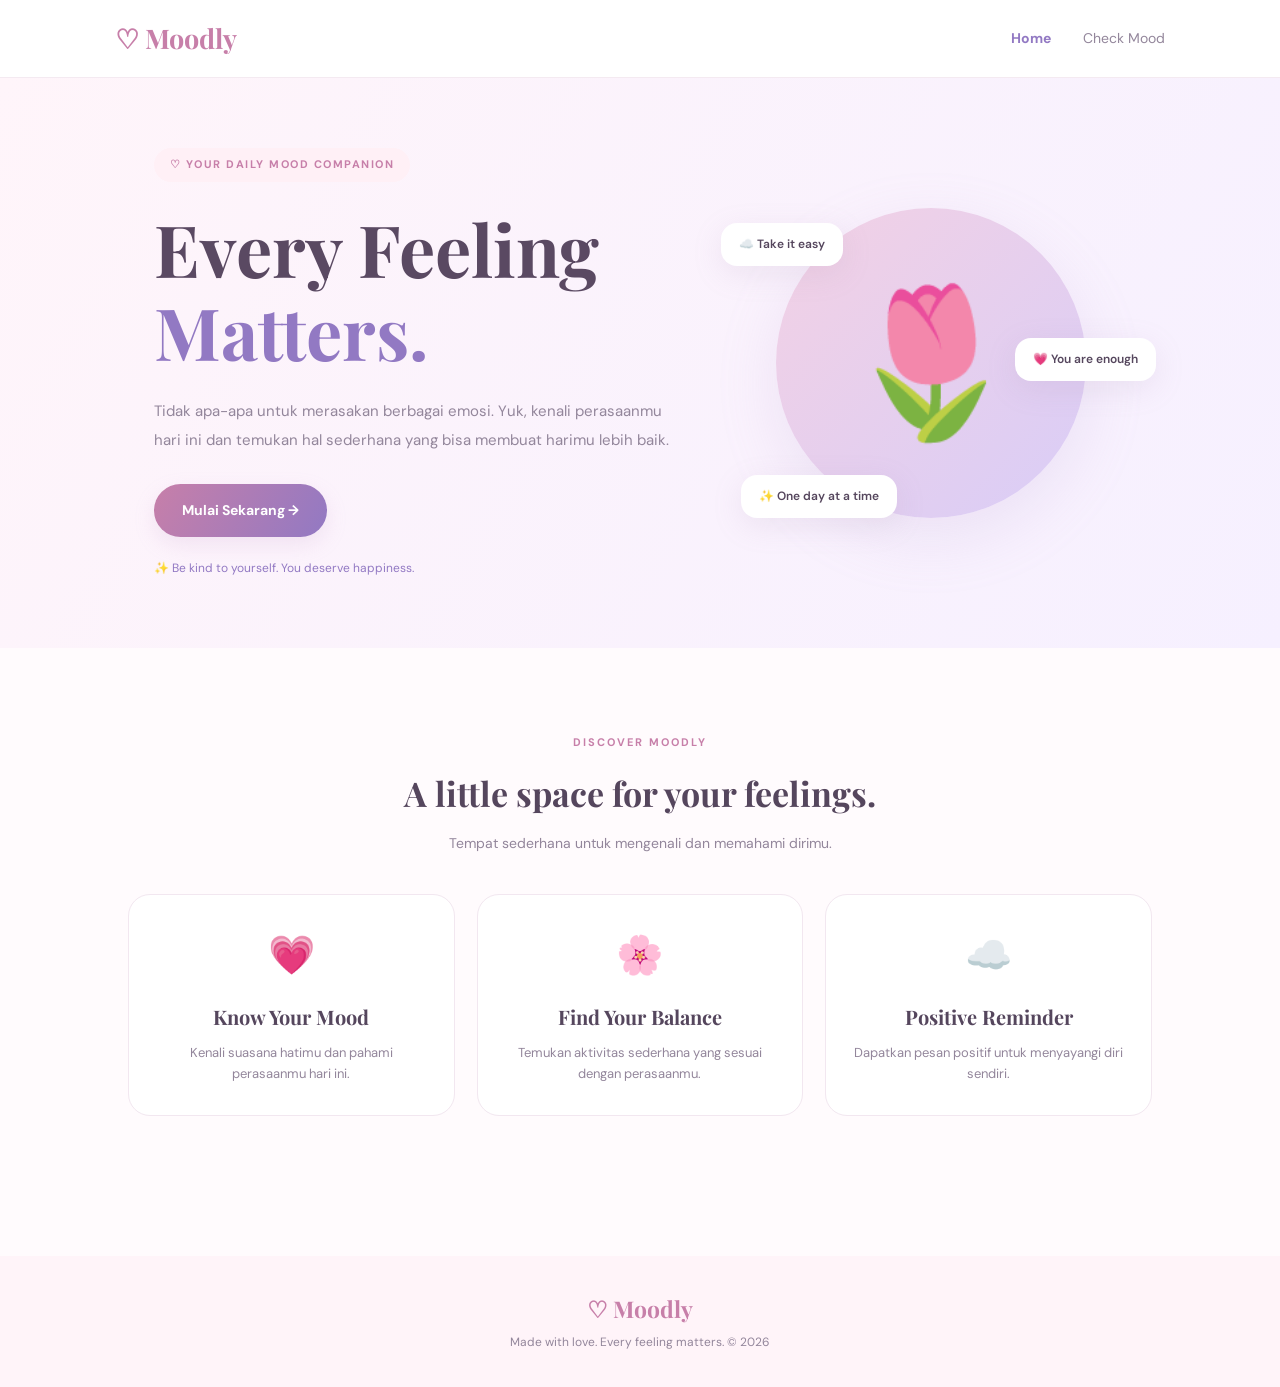
<file: index.html>
<!DOCTYPE html>
<html lang="id">
<head>
    <meta charset="UTF-8">
    <meta name="viewport" content="width=device-width, initial-scale=1.0">
    <title>Moodly | Home</title>
    <link rel="stylesheet" href="style.css">
</head>
<body>

<nav class="navbar">
    <a href="index.html" class="logo">♡ Moodly</a>
    <div class="nav-links">
        <a href="index.html" class="active">Home</a>
        <a href="mood.html">Check Mood</a>
    </div>
</nav>

<main class="hero">
    <div class="hero-content">
        <span class="tag">♡ YOUR DAILY MOOD COMPANION</span>
        <h1>Every Feeling<br><span>Matters.</span></h1>

        <p>
            Tidak apa-apa untuk merasakan berbagai emosi.
            Yuk, kenali perasaanmu hari ini dan temukan
            hal sederhana yang bisa membuat harimu lebih baik.
        </p>

        <a href="mood.html" class="primary-btn">
            Mulai Sekarang →
        </a>

        <div class="hero-note">
            ✨ Be kind to yourself. You deserve happiness.
        </div>
    </div>

    <div class="hero-visual">
        <div class="circle-decoration"></div>
        <div class="main-emoji">🌷</div>
        <div class="floating-card card-one">☁️ Take it easy</div>
        <div class="floating-card card-two">💗 You are enough</div>
        <div class="floating-card card-three">✨ One day at a time</div>
    </div>
</main>

<section class="features">
    <div class="section-heading">
        <span>DISCOVER MOODLY</span>
        <h2>A little space for your feelings.</h2>
        <p>Tempat sederhana untuk mengenali dan memahami dirimu.</p>
    </div>

    <div class="feature-grid">
        <div class="feature-card">
            <div class="feature-icon">💗</div>
            <h3>Know Your Mood</h3>
            <p>Kenali suasana hatimu dan pahami perasaanmu hari ini.</p>
        </div>

        <div class="feature-card">
            <div class="feature-icon">🌸</div>
            <h3>Find Your Balance</h3>
            <p>Temukan aktivitas sederhana yang sesuai dengan perasaanmu.</p>
        </div>

        <div class="feature-card">
            <div class="feature-icon">☁️</div>
            <h3>Positive Reminder</h3>
            <p>Dapatkan pesan positif untuk menyayangi diri sendiri.</p>
        </div>
    </div>
</section>

<footer>
    <h3>♡ Moodly</h3>
    <p>Made with love. Every feeling matters. © 2026</p>
</footer>

</body>
</html>
</file>
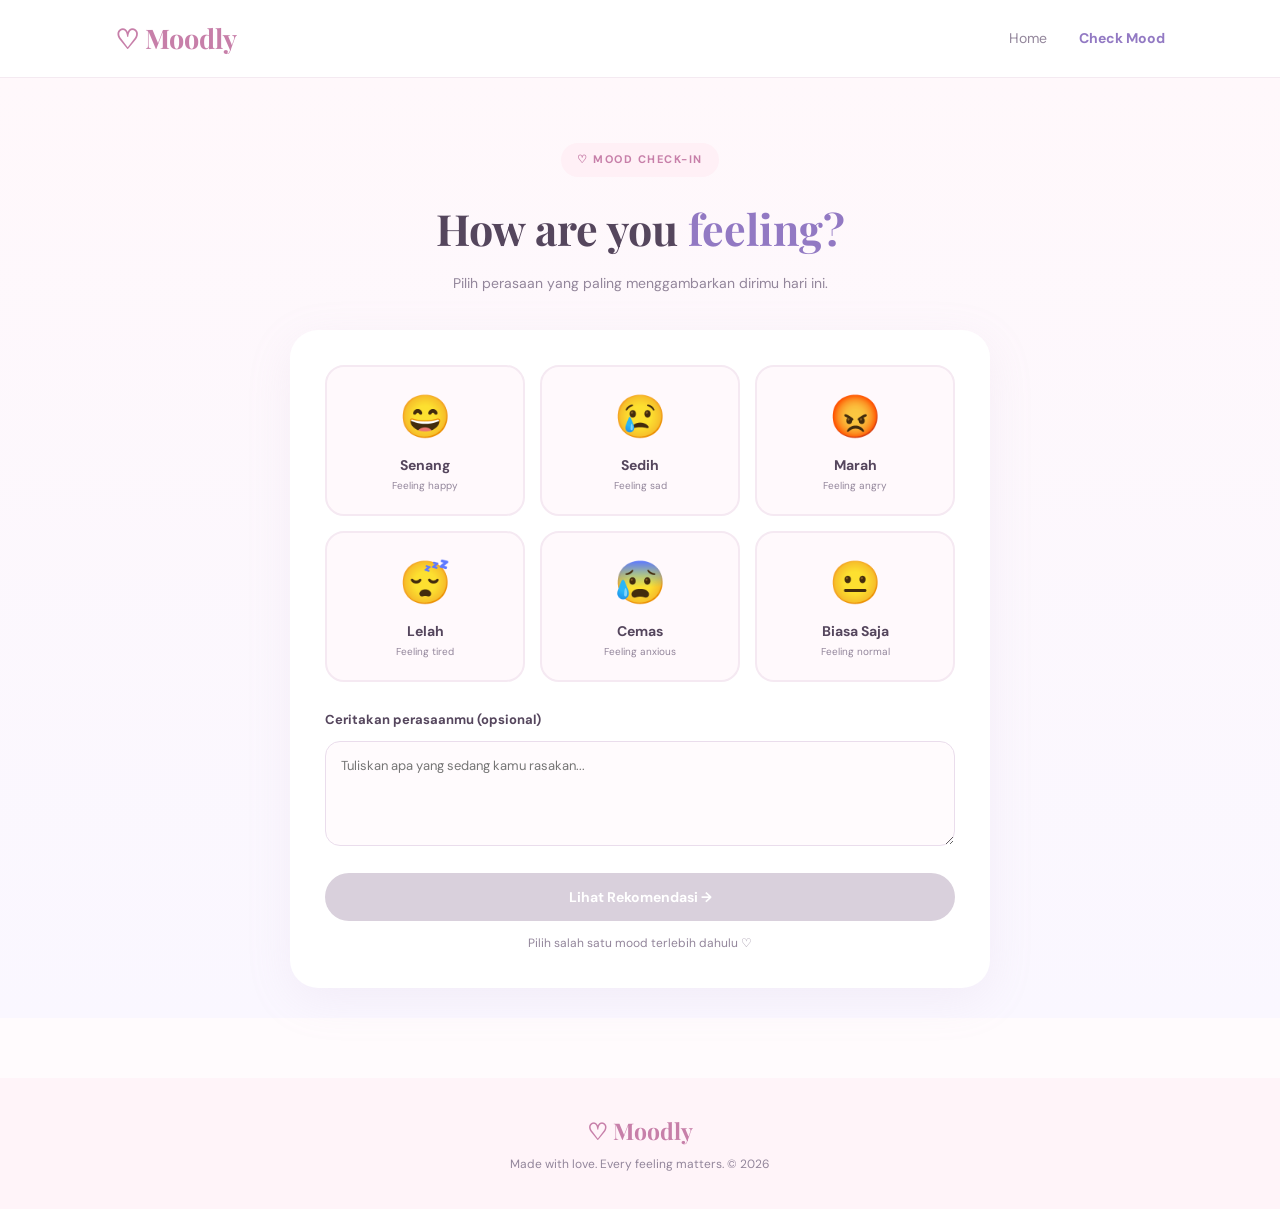
<file: mood.html>
<!DOCTYPE html>
<html lang="id">
<head>
    <meta charset="UTF-8">
    <meta name="viewport" content="width=device-width, initial-scale=1.0">
    <title>Mood Check | Moodly</title>
    <link rel="stylesheet" href="style.css">
    <script src="script.js" defer></script>
</head>
<body>

<nav class="navbar">
    <a href="index.html" class="logo">♡ Moodly</a>
    <div class="nav-links">
        <a href="index.html">Home</a>
        <a href="mood.html" class="active">Check Mood</a>
    </div>
</nav>

<main class="mood-page">

    <div class="mood-heading">
        <span class="tag">♡ MOOD CHECK-IN</span>
        <h1>How are you <span>feeling?</span></h1>
        <p>Pilih perasaan yang paling menggambarkan dirimu hari ini.</p>
    </div>

    <div class="mood-container">

        <div class="mood-grid">

            <button class="mood-option" data-mood="senang">
                <span class="mood-emoji">😄</span>
                <strong>Senang</strong>
                <small>Feeling happy</small>
            </button>

            <button class="mood-option" data-mood="sedih">
                <span class="mood-emoji">😢</span>
                <strong>Sedih</strong>
                <small>Feeling sad</small>
            </button>

            <button class="mood-option" data-mood="marah">
                <span class="mood-emoji">😡</span>
                <strong>Marah</strong>
                <small>Feeling angry</small>
            </button>

            <button class="mood-option" data-mood="lelah">
                <span class="mood-emoji">😴</span>
                <strong>Lelah</strong>
                <small>Feeling tired</small>
            </button>

            <button class="mood-option" data-mood="cemas">
                <span class="mood-emoji">😰</span>
                <strong>Cemas</strong>
                <small>Feeling anxious</small>
            </button>

            <button class="mood-option" data-mood="biasa">
                <span class="mood-emoji">😐</span>
                <strong>Biasa Saja</strong>
                <small>Feeling normal</small>
            </button>

        </div>

        <div class="note-box">
            <label for="mood-note">
                Ceritakan perasaanmu (opsional)
            </label>
            <textarea id="mood-note"
                placeholder="Tuliskan apa yang sedang kamu rasakan..."></textarea>
        </div>

        <button class="primary-btn full-btn" id="submit-mood" disabled>
            Lihat Rekomendasi →
        </button>

        <p class="selection-info" id="selection-info">
            Pilih salah satu mood terlebih dahulu ♡
        </p>

    </div>
</main>

<footer>
    <h3>♡ Moodly</h3>
    <p>Made with love. Every feeling matters. © 2026</p>
</footer>

</body>
</html>
</file>
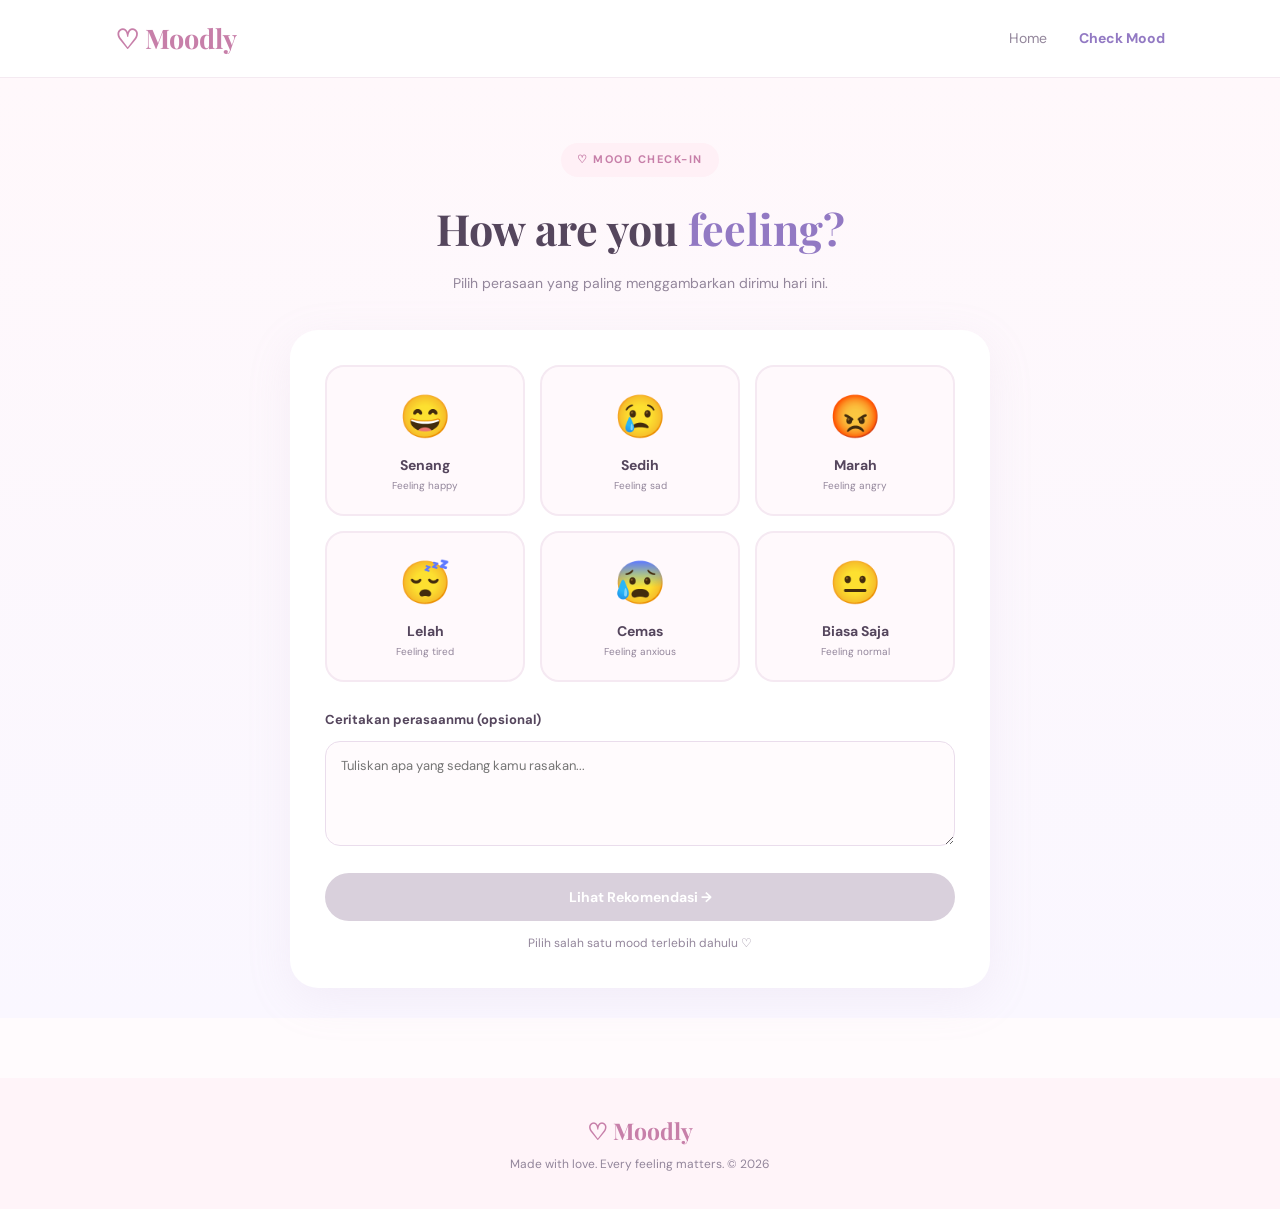
<file: result.html>
<!DOCTYPE html>
<html lang="id">
<head>
    <meta charset="UTF-8">
    <meta name="viewport" content="width=device-width, initial-scale=1.0">
    <title>Mood Result | Moodly</title>
    <link rel="stylesheet" href="style.css">
    <script src="script.js" defer></script>
</head>
<body>

<nav class="navbar">
    <a href="index.html" class="logo">♡ Moodly</a>
    <div class="nav-links">
        <a href="index.html">Home</a>
        <a href="mood.html">Check Mood</a>
    </div>
</nav>

<main class="result-page">

    <div class="result-header">
        <span class="tag">♡ YOUR MOOD RESULT</span>
        <h1>Your feelings <span>matter.</span></h1>
        <p>Terima kasih sudah meluangkan waktu untuk mengenali perasaanmu.</p>
    </div>

    <section class="result-card">

        <p class="result-label">YOUR CURRENT MOOD</p>

        <div class="result-emoji" id="result-emoji">🌸</div>

        <h2 id="result-title">Mood kamu</h2>

        <p id="result-description">
            Setiap perasaan memiliki arti.
        </p>

        <div class="quote-box">
            <span>♡ A LITTLE REMINDER</span>
            <p id="result-quote">You are doing your best.</p>
        </div>

    </section>

    <section class="recommendation-section">
        <span class="tag">♡ MADE FOR YOU</span>
        <h2>Things you can do today</h2>
        <p>Berikut beberapa aktivitas yang bisa kamu coba.</p>

        <div class="recommendation-grid" id="recommendation-list"></div>
    </section>

    <div class="result-actions">
        <a href="mood.html" class="primary-btn">
            Pilih Mood Lagi ↻
        </a>

        <a href="index.html" class="secondary-btn">
            Kembali ke Beranda
        </a>
    </div>

</main>

<footer>
    <h3>♡ Moodly</h3>
    <p>Made with love. Every feeling matters. © 2026</p>
</footer>

</body>
</html>
</file>
<file: style.css>
@import url('https://fonts.googleapis.com/css2?family=DM+Sans:wght@400;500;600;700&family=Playfair+Display:wght@500;600;700&display=swap');

:root {
    --pink: #edb8d1;
    --pink-dark: #c77fa9;
    --pink-light: #fff0f6;
    --purple: #b9a4df;
    --purple-dark: #9279c3;
    --purple-light: #f2edff;
    --text: #55465d;
    --muted: #93869b;
    --white: #ffffff;
    --background: #fffbfd;
}

* {
    margin: 0;
    padding: 0;
    box-sizing: border-box;
}

body {
    font-family: 'DM Sans', sans-serif;
    color: var(--text);
    background: var(--background);
    line-height: 1.6;
}

a {
    text-decoration: none;
    color: inherit;
}

button, textarea {
    font-family: inherit;
}

/* NAVBAR */

.navbar {
    height: 78px;
    padding: 0 9%;
    display: flex;
    justify-content: space-between;
    align-items: center;
    background: rgba(255,255,255,.92);
    border-bottom: 1px solid #f4eaf1;
    position: sticky;
    top: 0;
    z-index: 10;
}

.logo {
    font-family: 'Playfair Display', serif;
    font-size: 27px;
    font-weight: 700;
    color: var(--pink-dark);
}

.nav-links {
    display: flex;
    gap: 32px;
}

.nav-links a {
    font-size: 14px;
    color: var(--muted);
    transition: .3s;
}

.nav-links a:hover,
.nav-links a.active {
    color: var(--purple-dark);
    font-weight: 700;
}

/* COMMON */

.tag {
    display: inline-block;
    color: var(--pink-dark);
    background: var(--pink-light);
    padding: 8px 16px;
    border-radius: 30px;
    font-size: 11px;
    letter-spacing: 1.5px;
    font-weight: 700;
}

h1, h2, h3 {
    font-family: 'Playfair Display', serif;
}

h1 span {
    color: var(--purple-dark);
}

.primary-btn {
    display: inline-flex;
    justify-content: center;
    align-items: center;
    gap: 15px;
    background: linear-gradient(120deg, var(--pink-dark), var(--purple-dark));
    color: white;
    padding: 15px 28px;
    border: none;
    border-radius: 40px;
    font-size: 14px;
    font-weight: 700;
    cursor: pointer;
    transition: .3s;
    box-shadow: 0 8px 20px #c9a4ce35;
}

.primary-btn:hover {
    transform: translateY(-3px);
    box-shadow: 0 12px 25px #c9a4ce55;
}

.secondary-btn {
    padding: 14px 25px;
    border: 1px solid #e5d6ee;
    border-radius: 40px;
    color: var(--purple-dark);
    font-size: 14px;
    font-weight: 700;
    transition: .3s;
}

.secondary-btn:hover {
    background: var(--purple-light);
}

footer {
    text-align: center;
    padding: 35px 15px;
    background: #fff4f9;
    color: var(--muted);
    font-size: 12px;
    margin-top: 60px;
}

footer h3 {
    color: var(--pink-dark);
    font-size: 23px;
    margin-bottom: 5px;
}

/* HOME */

.hero {
    min-height: 570px;
    display: flex;
    align-items: center;
    justify-content: space-between;
    padding: 70px 12%;
    gap: 50px;
    background: linear-gradient(120deg, #fff5fa, #f6f0ff);
    overflow: hidden;
}

.hero-content {
    max-width: 530px;
}

.hero-content h1 {
    font-size: clamp(48px, 6vw, 72px);
    line-height: 1.15;
    margin: 25px 0;
    color: #5a4962;
}

.hero-description,
.hero-content > p {
    color: var(--muted);
    font-size: 15px;
    line-height: 1.9;
    margin-bottom: 30px;
}

.hero-note {
    margin-top: 22px;
    color: var(--purple-dark);
    font-size: 12px;
}

.hero-visual {
    position: relative;
    width: 390px;
    height: 390px;
    flex-shrink: 0;
    display: flex;
    align-items: center;
    justify-content: center;
}

.circle-decoration {
    position: absolute;
    width: 310px;
    height: 310px;
    border-radius: 50%;
    background: linear-gradient(135deg, #f3d1e4, #d9cdf7);
    box-shadow: 0 20px 60px #b99dcf30;
}

.main-emoji {
    z-index: 1;
    font-size: 145px;
    animation: float 4s ease-in-out infinite;
}

.floating-card {
    position: absolute;
    z-index: 2;
    padding: 12px 18px;
    background: white;
    border-radius: 16px;
    font-size: 12px;
    font-weight: 600;
    box-shadow: 0 8px 30px #a88aaf25;
}

.card-one { top: 55px; left: -15px; }
.card-two { right: -30px; top: 170px; }
.card-three { bottom: 40px; left: 5px; }

.features {
    padding: 80px 10%;
}

.section-heading {
    text-align: center;
    margin-bottom: 40px;
}

.section-heading > span {
    color: var(--pink-dark);
    font-size: 11px;
    font-weight: 700;
    letter-spacing: 2px;
}

.section-heading h2 {
    font-size: 34px;
    margin: 12px 0;
}

.section-heading p {
    color: var(--muted);
    font-size: 14px;
}

.feature-grid {
    display: grid;
    grid-template-columns: repeat(3, 1fr);
    gap: 22px;
}

.feature-card {
    padding: 30px 24px;
    border-radius: 22px;
    background: white;
    border: 1px solid #f2e7f0;
    text-align: center;
    transition: .3s;
}

.feature-card:hover {
    transform: translateY(-7px);
    box-shadow: 0 12px 35px #c7a6c522;
}

.feature-icon {
    font-size: 38px;
    margin-bottom: 15px;
}

.feature-card h3 {
    font-size: 20px;
    margin-bottom: 10px;
}

.feature-card p {
    color: var(--muted);
    font-size: 13px;
}

/* MOOD PAGE */

.mood-page {
    padding: 65px 20px 30px;
    background: linear-gradient(180deg, #fff8fb, #faf7ff);
    min-height: 750px;
}

.mood-heading, .result-header {
    text-align: center;
    margin-bottom: 35px;
}

.mood-heading h1, .result-header h1 {
    font-size: 43px;
    margin: 17px 0 10px;
}

.mood-heading p, .result-header p {
    font-size: 14px;
    color: var(--muted);
}

.mood-container {
    max-width: 700px;
    margin: auto;
    padding: 35px;
    background: white;
    border-radius: 28px;
    box-shadow: 0 12px 45px #c2a4cb20;
}

.mood-grid {
    display: grid;
    grid-template-columns: repeat(3, 1fr);
    gap: 15px;
}

.mood-option {
    padding: 22px 10px;
    background: #fff9fc;
    border: 2px solid #f5e9f2;
    border-radius: 19px;
    cursor: pointer;
    display: flex;
    flex-direction: column;
    align-items: center;
    gap: 5px;
    color: var(--text);
    transition: .25s;
}

.mood-option:hover {
    transform: translateY(-4px);
    border-color: var(--pink);
    background: var(--pink-light);
}

.mood-option.selected {
    border-color: var(--purple-dark);
    background: var(--purple-light);
    box-shadow: 0 5px 15px #bba5df30;
}

.mood-emoji {
    font-size: 42px;
    margin-bottom: 7px;
}

.mood-option strong { font-size: 14px; }

.mood-option small {
    color: var(--muted);
    font-size: 10px;
}

.note-box { margin: 28px 0 20px; }

.note-box label {
    display: block;
    font-size: 13px;
    font-weight: 700;
    margin-bottom: 10px;
}

.note-box textarea {
    width: 100%;
    height: 105px;
    border: 1px solid #eaddec;
    background: #fffbfd;
    border-radius: 15px;
    padding: 15px;
    resize: vertical;
    outline: none;
    color: var(--text);
    font-size: 13px;
}

.note-box textarea:focus { border-color: var(--purple); }

.full-btn { width: 100%; }

.full-btn:disabled {
    background: #d9d0dc;
    box-shadow: none;
    cursor: not-allowed;
    transform: none;
}

.selection-info {
    text-align: center;
    font-size: 12px;
    color: var(--muted);
    margin-top: 13px;
}

/* RESULT PAGE */

.result-page {
    padding: 60px 20px;
    background: linear-gradient(180deg, #fff8fb, #f9f6ff);
    min-height: 750px;
}

.result-card {
    max-width: 620px;
    margin: auto;
    background: white;
    border-radius: 28px;
    padding: 35px;
    text-align: center;
    box-shadow: 0 12px 40px #c2a4cb20;
}

.result-label {
    font-size: 11px;
    letter-spacing: 2px;
    color: var(--pink-dark);
    font-weight: 700;
}

.result-emoji {
    font-size: 75px;
    margin: 20px 0 10px;
}

.result-card h2 {
    font-size: 30px;
    margin-bottom: 8px;
}

.result-card > p:not(.result-label) {
    color: var(--muted);
    font-size: 14px;
}

.quote-box {
    background: linear-gradient(120deg, #fff0f7, #f2edff);
    border-radius: 17px;
    padding: 20px;
    margin-top: 25px;
}

.quote-box span {
    font-size: 10px;
    letter-spacing: 1.5px;
    font-weight: 700;
    color: var(--pink-dark);
}

.quote-box p {
    margin-top: 8px;
    font-family: 'Playfair Display', serif;
    font-size: 18px;
    color: var(--purple-dark);
}

.recommendation-section {
    max-width: 850px;
    margin: 55px auto 30px;
    text-align: center;
}

.recommendation-section h2 {
    font-size: 32px;
    margin: 13px 0 7px;
}

.recommendation-section > p {
    color: var(--muted);
    font-size: 13px;
    margin-bottom: 25px;
}

.recommendation-grid {
    display: grid;
    grid-template-columns: repeat(3, 1fr);
    gap: 18px;
    text-align: left;
}

.recommendation-item {
    background: white;
    padding: 22px;
    border: 1px solid #f1e6f1;
    border-radius: 18px;
    box-shadow: 0 5px 20px #c2a4cb10;
}

.activity-icon {
    font-size: 32px;
    margin-bottom: 10px;
}

.recommendation-item h3 {
    font-size: 17px;
    margin-bottom: 7px;
}

.recommendation-item p {
    color: var(--muted);
    font-size: 12px;
}

.result-actions {
    display: flex;
    justify-content: center;
    align-items: center;
    gap: 15px;
    flex-wrap: wrap;
    margin-top: 35px;
}

/* ANIMATION */

@keyframes float {
    0%, 100% { transform: translateY(0); }
    50% { transform: translateY(-15px); }
}

/* RESPONSIVE */

@media (max-width: 800px) {
    .hero {
        flex-direction: column;
        text-align: center;
        padding: 65px 25px;
    }

    .hero-description, .hero-content > p {
        margin-left: auto;
        margin-right: auto;
    }

    .hero-visual {
        width: 300px;
        height: 300px;
    }

    .circle-decoration {
        width: 240px;
        height: 240px;
    }

    .main-emoji { font-size: 110px; }
    .card-two { right: -10px; }

    .feature-grid { grid-template-columns: 1fr; }
    .recommendation-grid { grid-template-columns: repeat(2, 1fr); }
}

@media (max-width: 520px) {
    .navbar {
        padding: 0 5%;
        height: 68px;
    }

    .logo { font-size: 23px; }
    .nav-links { gap: 15px; }
    .nav-links a { font-size: 12px; }

    .hero-content h1 { font-size: 48px; }

    .hero-visual {
        width: 270px;
        height: 270px;
    }

    .mood-heading h1,
    .result-header h1 { font-size: 32px; }

    .mood-container { padding: 18px; }

    .mood-grid {
        grid-template-columns: repeat(2, 1fr);
        gap: 10px;
    }

    .mood-option { padding: 17px 8px; }
    .result-card { padding: 25px 18px; }
    .recommendation-grid { grid-template-columns: 1fr; }

    .result-actions { flex-direction: column; }

    .result-actions a {
        width: 100%;
        text-align: center;
    }

    .section-heading h2 { font-size: 27px; }
}
</file>
